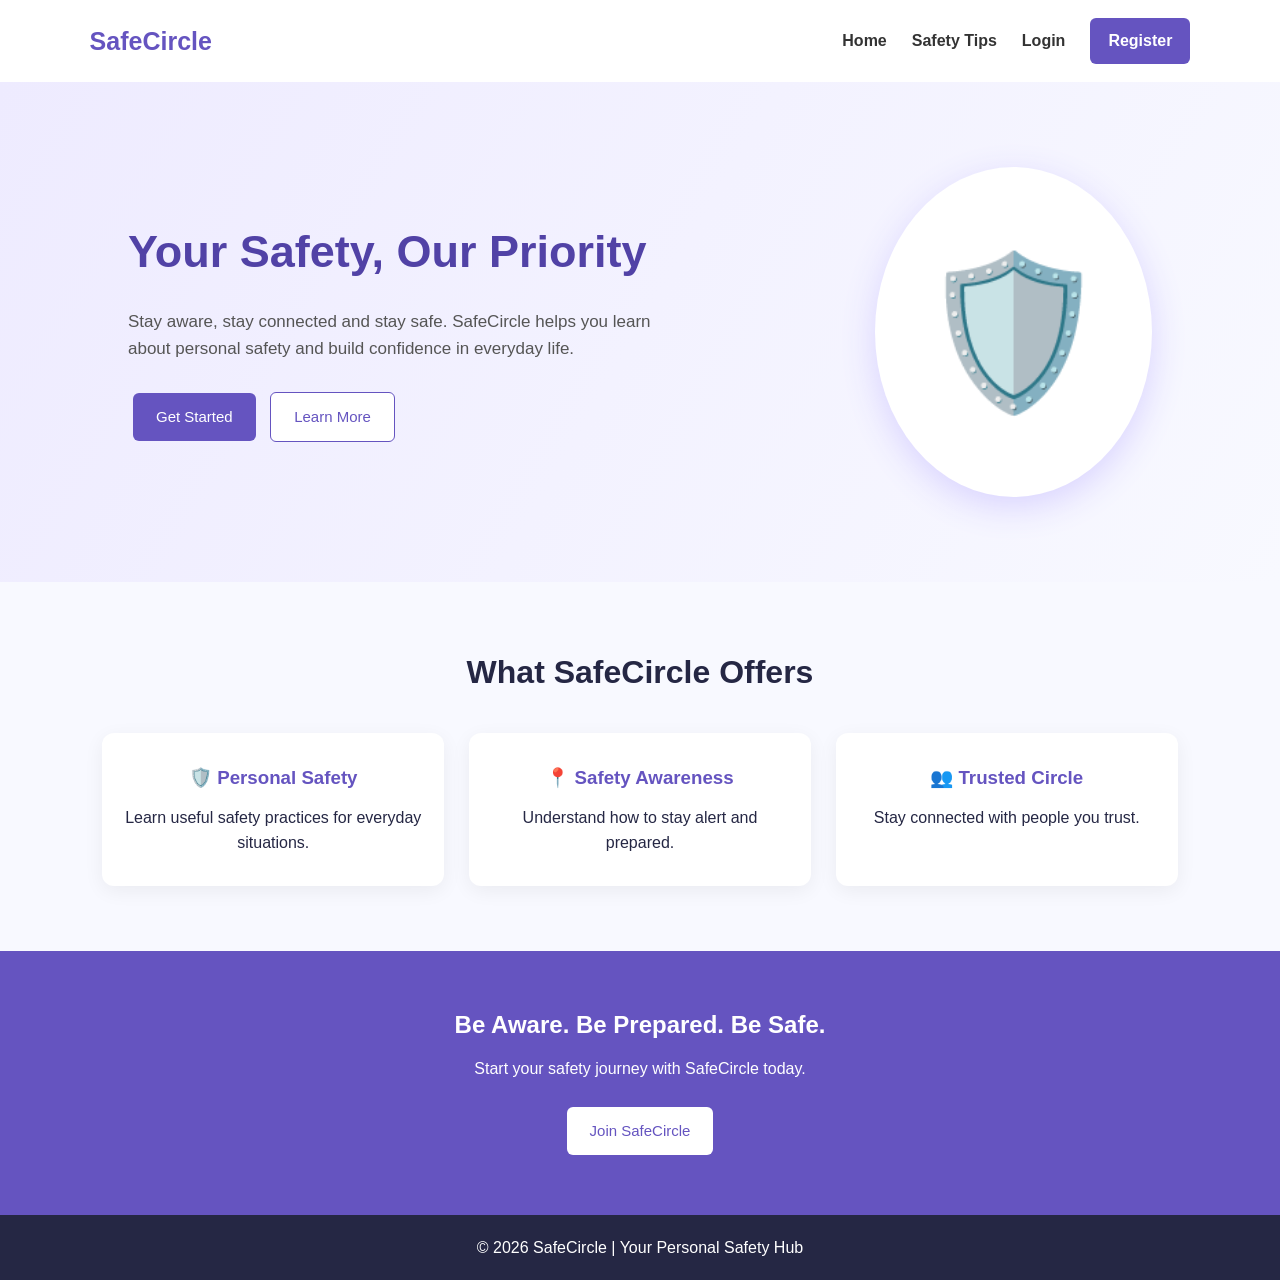
<file: frontened/index.html>
<!DOCTYPE html>
<html lang="en">
<head>
    <meta charset="UTF-8">
    <meta name="viewport" content="width=device-width, initial-scale=1.0">
    <title>SafeCircle - Personal Safety</title>
    <link rel="stylesheet" href="style.css">
</head>
<body>

<header>
    <div class="logo">SafeCircle</div>

    <nav id="navbar">
        <a href="index.html">Home</a>
        <a href="pages/safety.html">Safety Tips</a>
        <a href="pages/login.html">Login</a>
        <a href="pages/register.html" class="nav-btn">Register</a>
    </nav>

    <button class="menu-btn" id="menuBtn">☰</button>
</header>

<section class="hero">
    <div class="hero-content">
        <h1>Your Safety, Our Priority</h1>
        <p>
            Stay aware, stay connected and stay safe.
            SafeCircle helps you learn about personal safety
            and build confidence in everyday life.
        </p>

        <a href="pages/register.html" class="btn">Get Started</a>
        <a href="pages/safety.html" class="btn secondary">Learn More</a>
    </div>

    <div class="hero-image">
        <div class="shield">🛡️</div>
    </div>
</section>

<section class="features">
    <h2>What SafeCircle Offers</h2>

    <div class="feature-container">
        <div class="feature-card">
            <h3>🛡️ Personal Safety</h3>
            <p>Learn useful safety practices for everyday situations.</p>
        </div>

        <div class="feature-card">
            <h3>📍 Safety Awareness</h3>
            <p>Understand how to stay alert and prepared.</p>
        </div>

        <div class="feature-card">
            <h3>👥 Trusted Circle</h3>
            <p>Stay connected with people you trust.</p>
        </div>
    </div>
</section>

<section class="cta">
    <h2>Be Aware. Be Prepared. Be Safe.</h2>
    <p>Start your safety journey with SafeCircle today.</p>
    <a href="pages/register.html" class="btn">Join SafeCircle</a>
</section>

<footer>
    <p>© 2026 SafeCircle | Your Personal Safety Hub</p>
</footer>

<script src="script.js"></script>
</body>
</html>
</file>
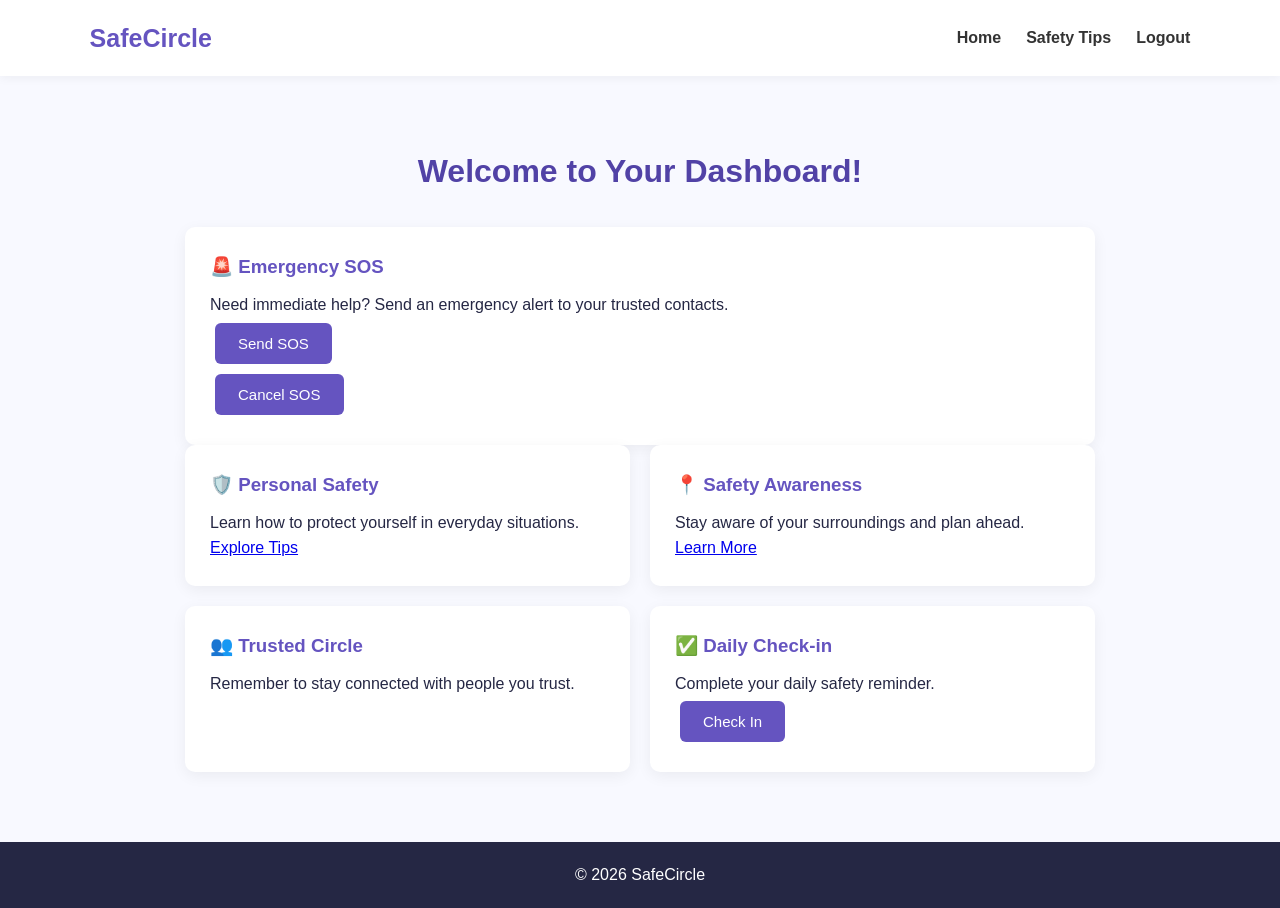
<file: frontened/pages/dashboard.html>
<!DOCTYPE html>
<html lang="en">
<head>
    <meta charset="UTF-8">
    <meta name="viewport" content="width=device-width, initial-scale=1.0">
    <title>Dashboard - SafeCircle</title>
    <link rel="stylesheet" href="../style.css">
</head>
<body>

<header>
    <div class="logo">SafeCircle</div>
    <nav>
        <a href="../index.html">Home</a>
        <a href="safety.html">Safety Tips</a>
        <a href="login.html">Logout</a>
    </nav>
</header>

<div class="page-container">

    <h1 class="page-title">Welcome to Your Dashboard!</h1>
    <div class="dash-card emergency-card">
    <h3>🚨 Emergency SOS</h3>
    <p>Need immediate help? Send an emergency alert to your trusted contacts.</p>

    <button id="sosButton" class="btn">
        Send SOS
    </button>

    <p id="sosStatus" class="message"></p>

    <button id="cancelSOSButton" class="btn" hidden>
        Cancel SOS
    </button>
</div>

    <div class="dashboard-grid">

        <div class="dash-card">
            <h3>🛡️ Personal Safety</h3>
            <p>Learn how to protect yourself in everyday situations.</p>
            <a href="safety.html">Explore Tips</a>
        </div>

        <div class="dash-card">
            <h3>📍 Safety Awareness</h3>
            <p>Stay aware of your surroundings and plan ahead.</p>
            <a href="safety.html">Learn More</a>
        </div>

        <div class="dash-card">
            <h3>👥 Trusted Circle</h3>
            <p>Remember to stay connected with people you trust.</p>
        </div>

        <div class="dash-card">
            <h3>✅ Daily Check-in</h3>
            <p>Complete your daily safety reminder.</p>
            <button id="checkinBtn" class="btn">
                Check In
            </button>
            <p id="checkinMessage" class="message"></p>
        </div>

    </div>
</div>

<footer>
    <p>© 2026 SafeCircle</p>
</footer>

<script src="../script.js"></script>
<script type="module" src="../../emergency-system/emergency.js"></script>
</body>
</html>
</file>
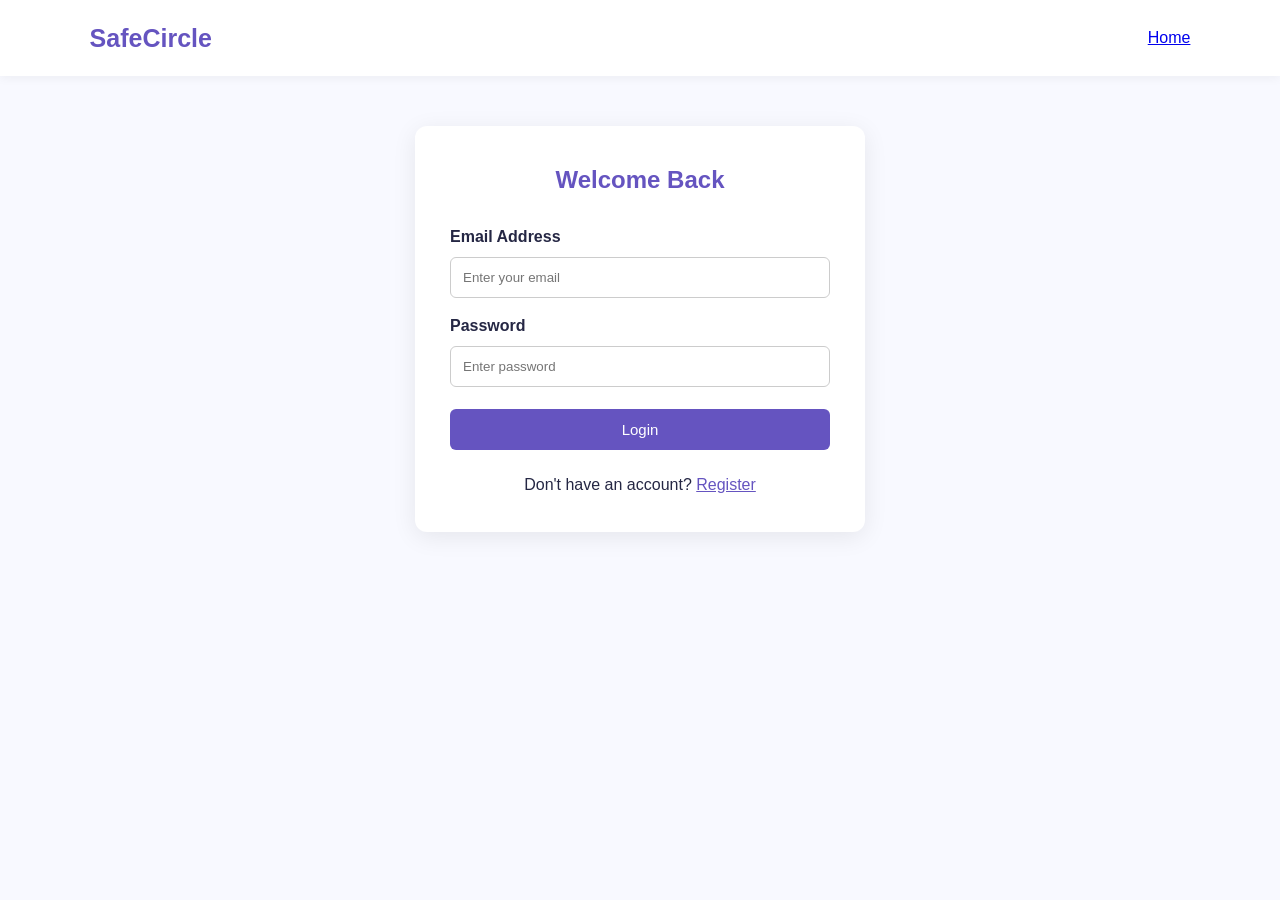
<file: frontened/pages/login.html>
<!DOCTYPE html>
<html lang="en">
<head>
    <meta charset="UTF-8">
    <meta name="viewport" content="width=device-width, initial-scale=1.0">
    <title>Login - SafeCircle</title>
    <link rel="stylesheet" href="../style.css">
</head>
<body>

<header>
    <div class="logo">SafeCircle</div>
    <a href="../index.html">Home</a>
</header>

<div class="form-box">
    <h2>Welcome Back</h2>

    <form id="loginForm">

        <label>Email Address</label>
        <input type="email" id="loginEmail"
               placeholder="Enter your email" required>

        <label>Password</label>
        <input type="password" id="loginPassword"
               placeholder="Enter password" required>

        <button type="submit" class="btn">Login</button>

        <p id="message" class="message"></p>

    </form>

    <p>Don't have an account?
        <a href="register.html">Register</a>
    </p>
</div>

<script src="../script.js"></script>
</body>
</html>
</file>
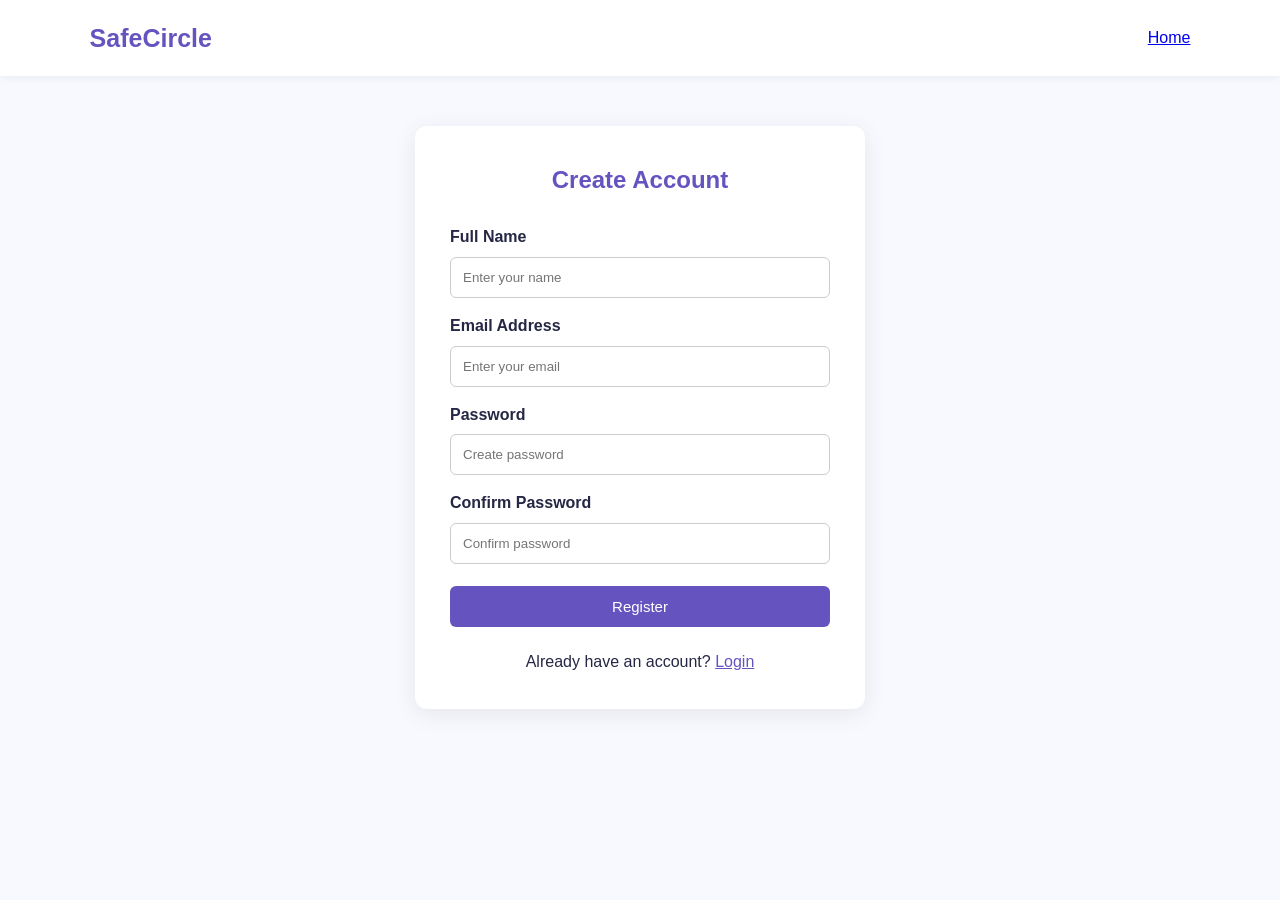
<file: frontened/pages/register.html>
<!DOCTYPE html>
<html lang="en">
<head>
    <meta charset="UTF-8">
    <meta name="viewport" content="width=device-width, initial-scale=1.0">
    <title>Register - SafeCircle</title>
    <link rel="stylesheet" href="../style.css">
</head>
<body>

<header>
    <div class="logo">SafeCircle</div>
    <a href="../index.html">Home</a>
</header>

<div class="form-box">
    <h2>Create Account</h2>

    <form id="registerForm">

        <label>Full Name</label>
        <input type="text" id="name" name="name"
               placeholder="Enter your name" required>

        <label>Email Address</label>
        <input type="email" id="email" name="email"
               placeholder="Enter your email" required>

        <label>Password</label>
        <input type="password" id="password" name="password"
               placeholder="Create password" required>

        <label>Confirm Password</label>
        <input type="password" id="confirmPassword"
               placeholder="Confirm password" required>

        <button type="submit" class="btn">Register</button>

        <p id="message" class="message"></p>

    </form>

    <p>Already have an account?
        <a href="login.html">Login</a>
    </p>
</div>

<script src="../script.js"></script>
</body>
</html>
</file>
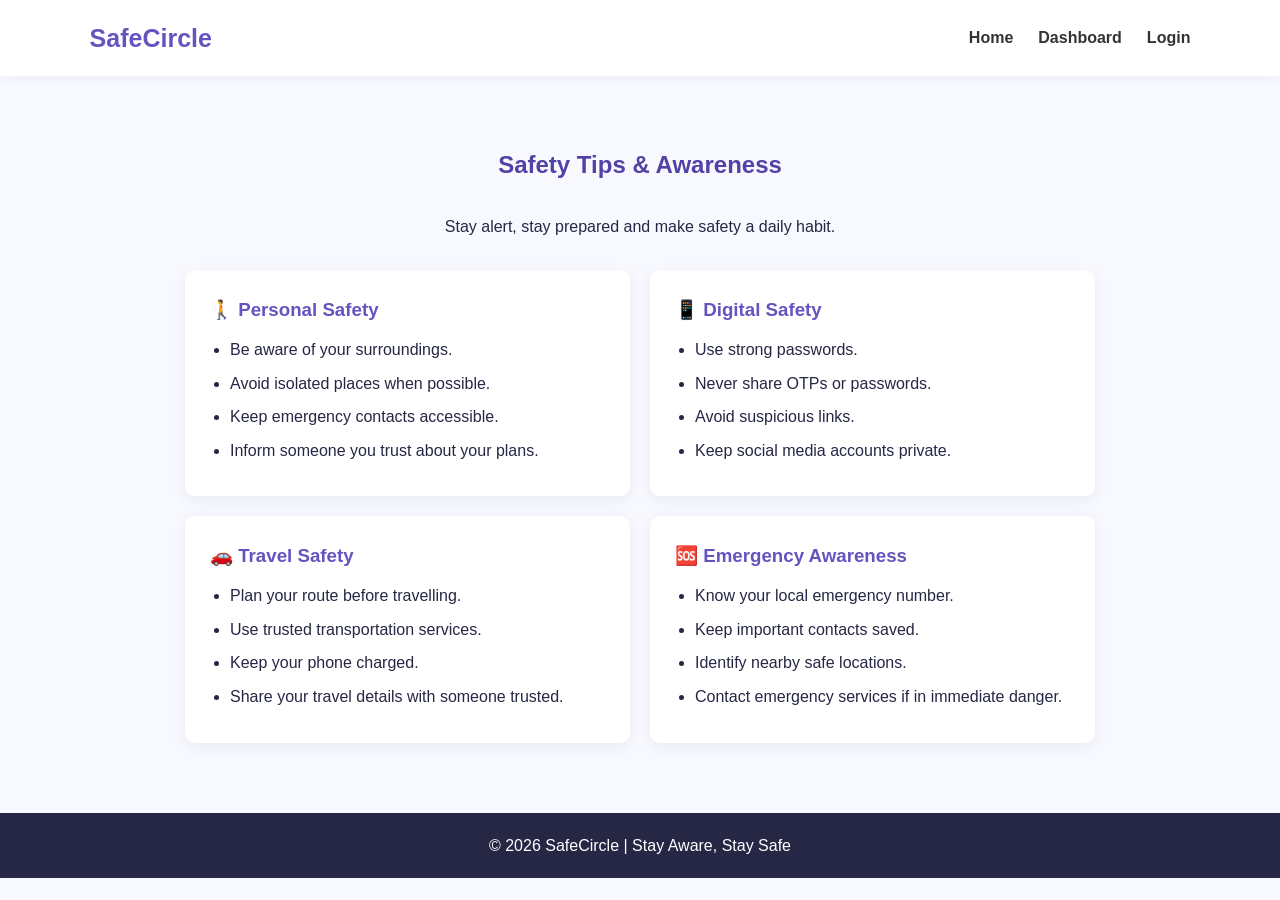
<file: frontened/pages/safety.html>
<!DOCTYPE html>
<html lang="en">
<head>
    <meta charset="UTF-8">
    <meta name="viewport" content="width=device-width, initial-scale=1.0">
    <title>Safety Tips - SafeCircle</title>
    <link rel="stylesheet" href="../style.css">
</head>
<body>

<header>
    <div class="logo">SafeCircle</div>
    <nav>
        <a href="../index.html">Home</a>
        <a href="dashboard.html">Dashboard</a>
        <a href="login.html">Login</a>
    </nav>
</header>

<section class="page-container">

    <h1 class="page-title">Safety Tips & Awareness</h1>

    <p style="text-align:center; margin-bottom:30px;">
        Stay alert, stay prepared and make safety a daily habit.
    </p>

    <div class="tips-grid">

        <div class="tip-card">
            <h3>🚶 Personal Safety</h3>
            <ul>
                <li>Be aware of your surroundings.</li>
                <li>Avoid isolated places when possible.</li>
                <li>Keep emergency contacts accessible.</li>
                <li>Inform someone you trust about your plans.</li>
            </ul>
        </div>

        <div class="tip-card">
            <h3>📱 Digital Safety</h3>
            <ul>
                <li>Use strong passwords.</li>
                <li>Never share OTPs or passwords.</li>
                <li>Avoid suspicious links.</li>
                <li>Keep social media accounts private.</li>
            </ul>
        </div>

        <div class="tip-card">
            <h3>🚗 Travel Safety</h3>
            <ul>
                <li>Plan your route before travelling.</li>
                <li>Use trusted transportation services.</li>
                <li>Keep your phone charged.</li>
                <li>Share your travel details with someone trusted.</li>
            </ul>
        </div>

        <div class="tip-card">
            <h3>🆘 Emergency Awareness</h3>
            <ul>
                <li>Know your local emergency number.</li>
                <li>Keep important contacts saved.</li>
                <li>Identify nearby safe locations.</li>
                <li>Contact emergency services if in immediate danger.</li>
            </ul>
        </div>

    </div>

</section>

<footer>
    <p>© 2026 SafeCircle | Stay Aware, Stay Safe</p>
</footer>

<script src="../script.js"></script>
</body>
</html>
</file>
<file: frontened/style.css>
* {
    margin: 0;
    padding: 0;
    box-sizing: border-box;
}

body {
    font-family: Arial, sans-serif;
    background: #f8f9ff;
    color: #252744;
    line-height: 1.6;
}

/* Header */
header {
    display: flex;
    justify-content: space-between;
    align-items: center;
    padding: 18px 7%;
    background: white;
    box-shadow: 0 2px 10px rgba(0,0,0,0.05);
}

.logo {
    font-size: 25px;
    font-weight: bold;
    color: #6554c0;
}

nav {
    display: flex;
    align-items: center;
    gap: 25px;
}

nav a {
    text-decoration: none;
    color: #333;
    font-weight: bold;
}

nav a:hover {
    color: #6554c0;
}

.nav-btn {
    background: #6554c0;
    color: white;
    padding: 10px 18px;
    border-radius: 6px;
}

.menu-btn {
    display: none;
    background: none;
    border: none;
    font-size: 25px;
    cursor: pointer;
}

/* Hero section */
.hero {
    min-height: 500px;
    display: flex;
    justify-content: space-between;
    align-items: center;
    padding: 70px 10%;
    background: linear-gradient(120deg, #eeebff, #f8f9ff);
}

.hero-content {
    max-width: 550px;
}

.hero h1 {
    font-size: 45px;
    color: #5142a6;
    margin-bottom: 20px;
}

.hero p {
    font-size: 17px;
    margin-bottom: 25px;
    color: #555;
}

.shield {
    font-size: 150px;
    background: white;
    padding: 45px;
    border-radius: 50%;
    box-shadow: 0 10px 35px #d9d3ff;
}

.btn {
    display: inline-block;
    background: #6554c0;
    color: white;
    padding: 12px 23px;
    border-radius: 6px;
    text-decoration: none;
    margin: 5px;
    border: none;
    cursor: pointer;
    font-size: 15px;
}

.btn:hover {
    background: #493a9e;
}

.secondary {
    background: white;
    color: #6554c0;
    border: 1px solid #6554c0;
}

/* Features */
.features {
    padding: 65px 8%;
    text-align: center;
}

.features h2 {
    font-size: 32px;
    margin-bottom: 35px;
}

.feature-container {
    display: grid;
    grid-template-columns: repeat(3, 1fr);
    gap: 25px;
}

.feature-card {
    background: white;
    padding: 30px 20px;
    border-radius: 12px;
    box-shadow: 0 5px 20px rgba(0,0,0,0.06);
}

.feature-card h3 {
    margin-bottom: 12px;
    color: #6554c0;
}

/* Call to action */
.cta {
    text-align: center;
    padding: 55px 20px;
    background: #6554c0;
    color: white;
}

.cta h2 {
    margin-bottom: 12px;
}

.cta p {
    margin-bottom: 20px;
}

.cta .btn {
    background: white;
    color: #6554c0;
}

/* Footer */
footer {
    text-align: center;
    padding: 20px;
    background: #252744;
    color: white;
}

/* Common page styling */
.page-container {
    max-width: 950px;
    margin: 50px auto;
    padding: 20px;
}

.page-title {
    text-align: center;
    color: #5142a6;
    margin-bottom: 30px;
}

/* Forms */
.form-box {
    max-width: 450px;
    margin: 50px auto;
    padding: 35px;
    background: white;
    border-radius: 12px;
    box-shadow: 0 5px 25px rgba(0,0,0,0.08);
}

.form-box h2 {
    text-align: center;
    color: #6554c0;
    margin-bottom: 25px;
}

.form-box label {
    display: block;
    margin-top: 15px;
    font-weight: bold;
}

.form-box input {
    width: 100%;
    padding: 12px;
    margin-top: 7px;
    border: 1px solid #ccc;
    border-radius: 6px;
}

.form-box button {
    width: 100%;
    margin: 22px 0 10px;
}

.form-box p {
    text-align: center;
    margin-top: 12px;
}

.form-box a {
    color: #6554c0;
}

.message {
    color: #218653;
    font-size: 14px;
}

/* Dashboard */
.dashboard-grid {
    display: grid;
    grid-template-columns: repeat(2, 1fr);
    gap: 20px;
}

.dash-card {
    background: white;
    padding: 25px;
    border-radius: 10px;
    box-shadow: 0 4px 15px rgba(0,0,0,0.06);
}

.dash-card h3 {
    color: #6554c0;
    margin-bottom: 10px;
}

/* Safety tips */
.tips-grid {
    display: grid;
    grid-template-columns: repeat(2, 1fr);
    gap: 20px;
}

.tip-card {
    background: white;
    padding: 25px;
    border-radius: 10px;
    box-shadow: 0 4px 15px rgba(0,0,0,0.06);
}

.tip-card h3 {
    color: #6554c0;
    margin-bottom: 12px;
}

.tip-card li {
    margin: 8px 0 8px 20px;
}

/* Responsive design */
@media (max-width: 768px) {
    header {
        padding: 15px 5%;
    }

    .menu-btn {
        display: block;
    }

    nav {
        display: none;
        position: absolute;
        top: 65px;
        left: 0;
        width: 100%;
        background: white;
        flex-direction: column;
        padding: 20px;
        gap: 18px;
        z-index: 10;
    }

    nav.show {
        display: flex;
    }

    .hero {
        flex-direction: column;
        text-align: center;
        padding: 50px 7%;
        gap: 35px;
    }

    .hero h1 {
        font-size: 34px;
    }

    .shield {
        font-size: 90px;
        padding: 25px;
    }

    .feature-container,
    .dashboard-grid,
    .tips-grid {
        grid-template-columns: 1fr;
    }

    .features h2 {
        font-size: 27px;
    }

    .form-box {
        margin: 30px 15px;
        padding: 25px;
    }
}
</file>
